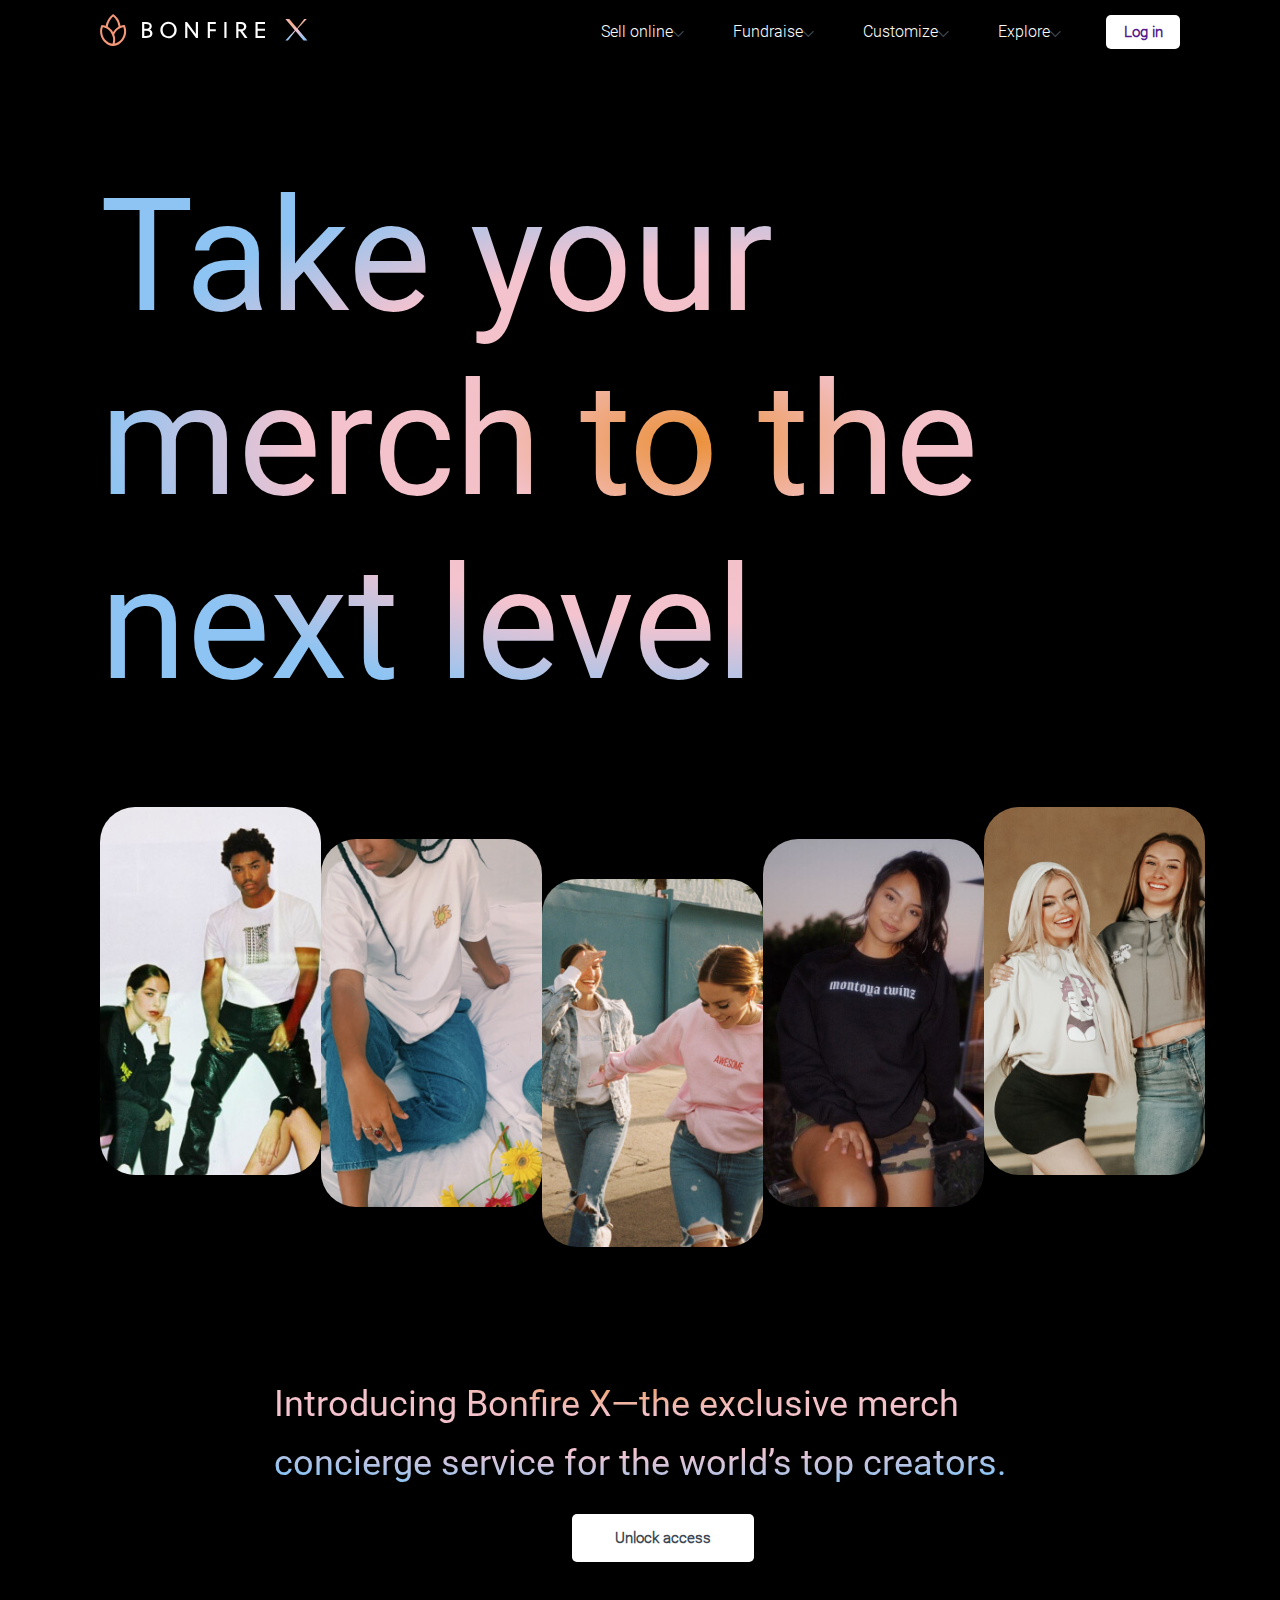
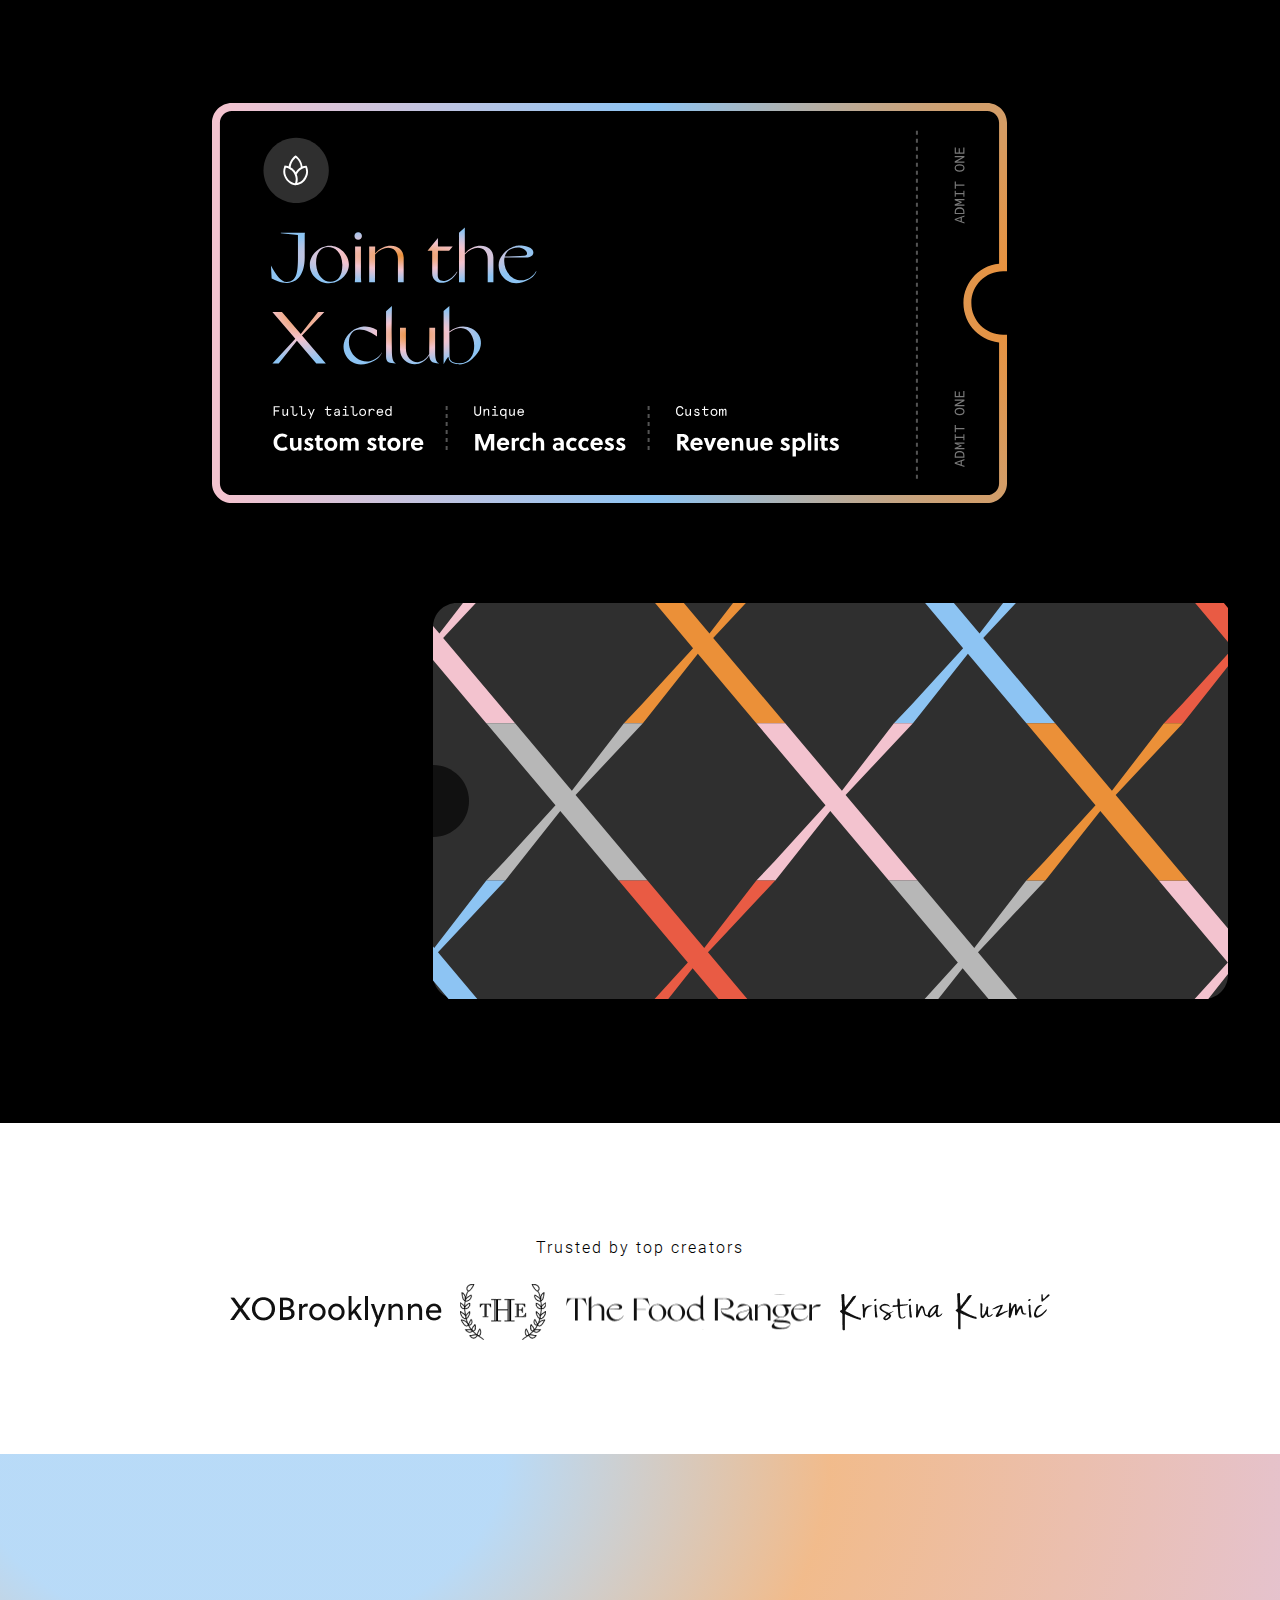
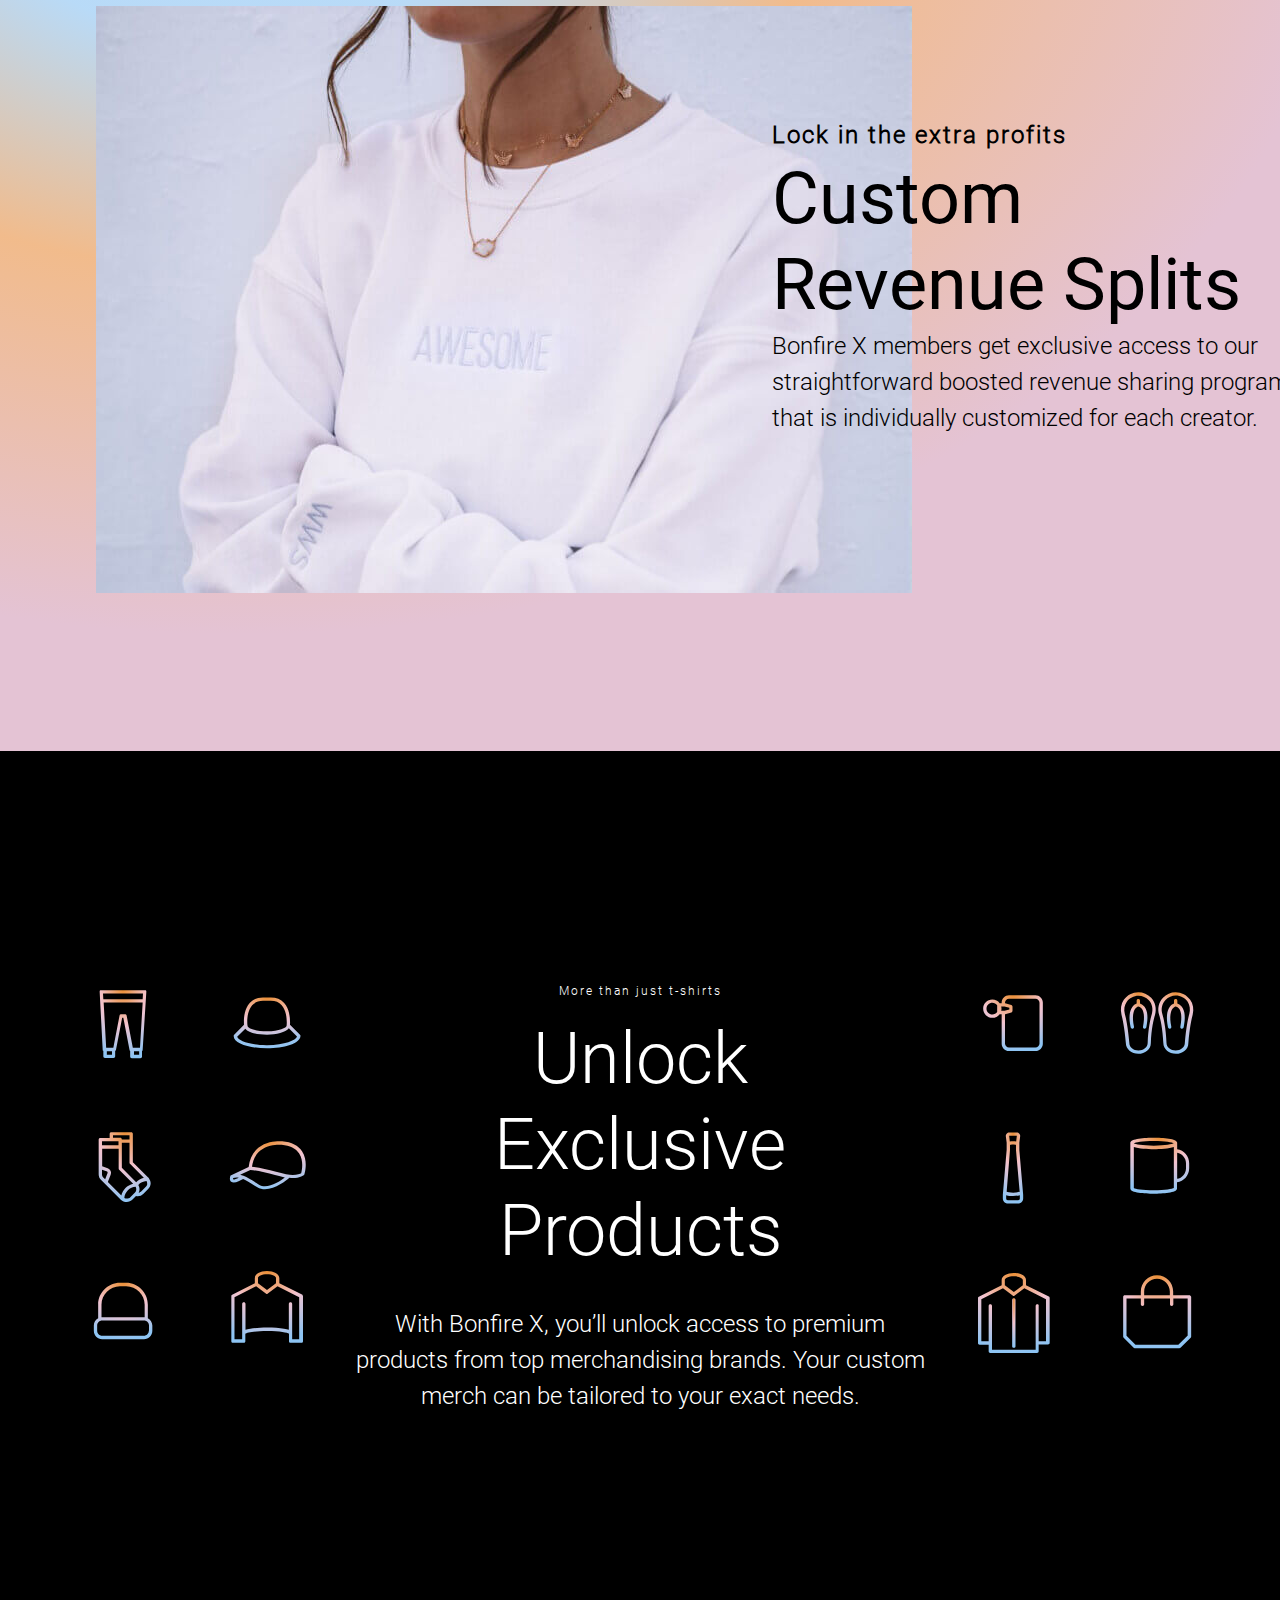
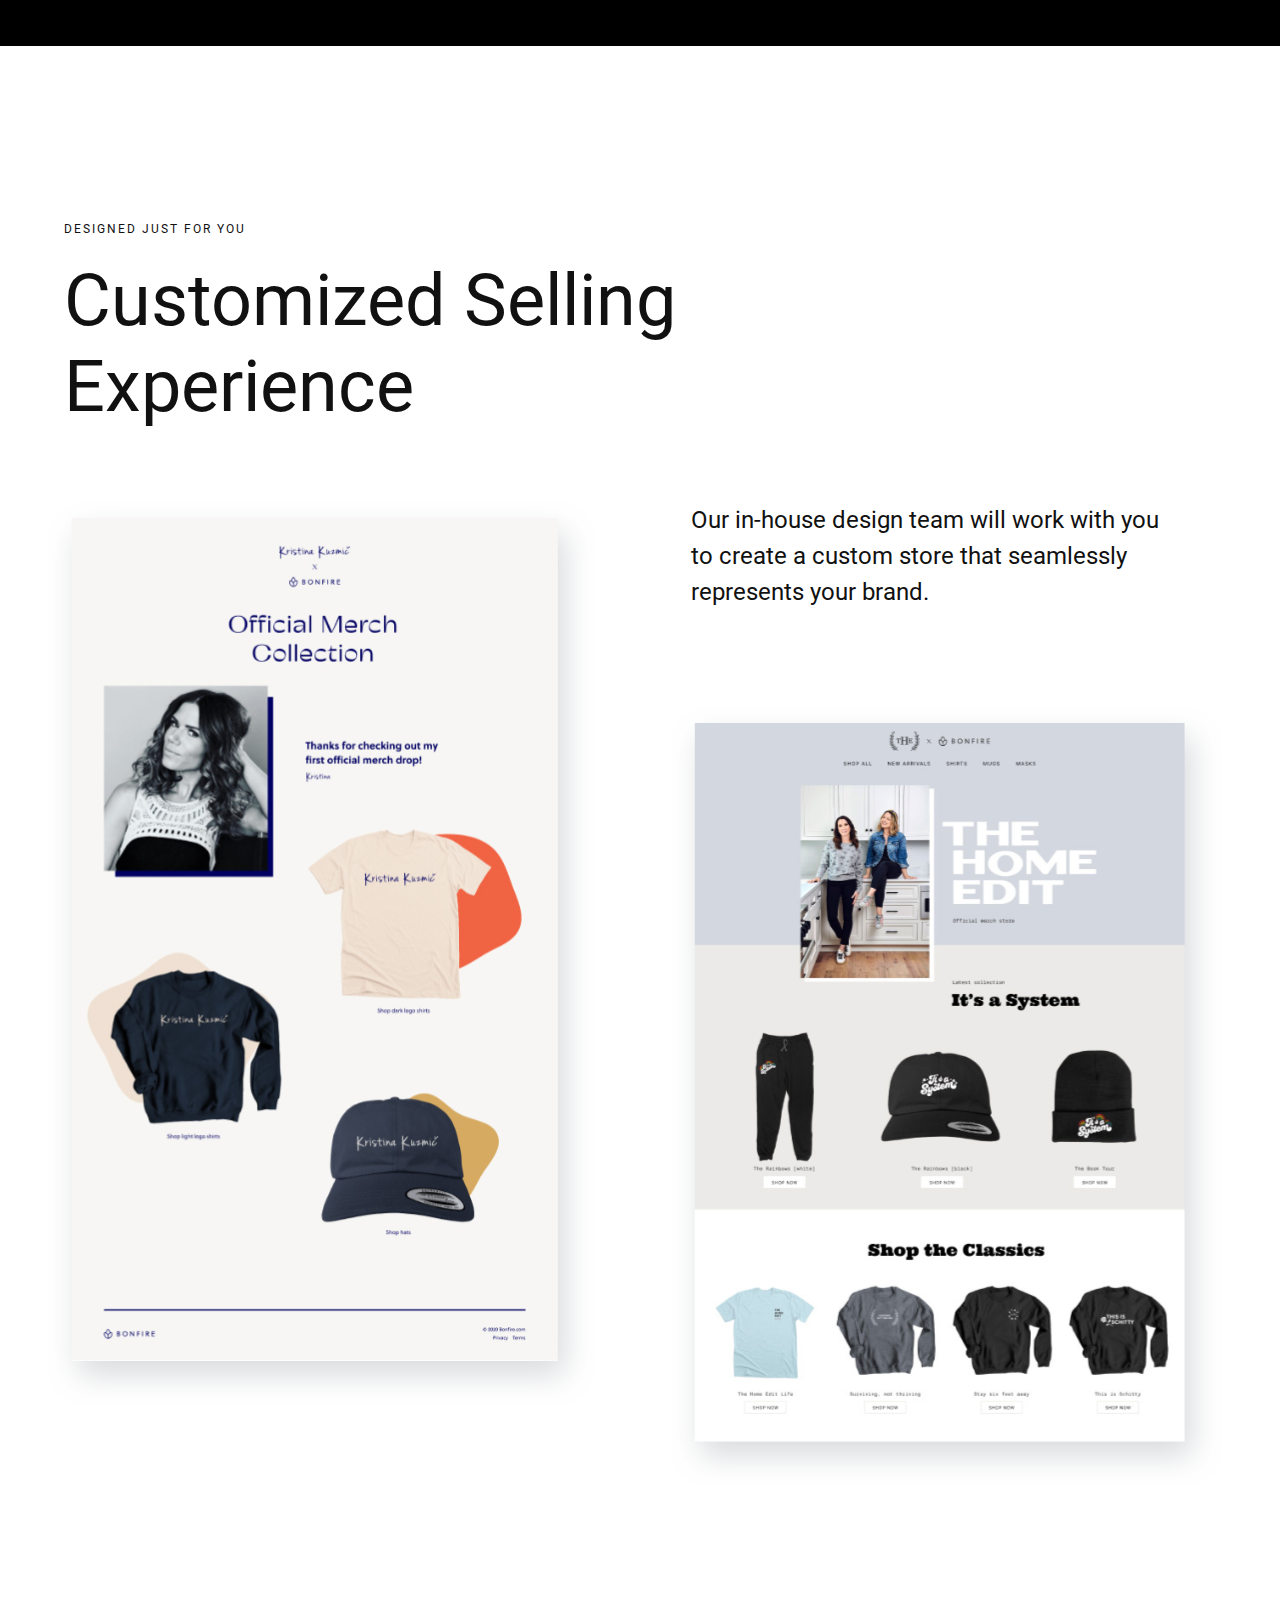
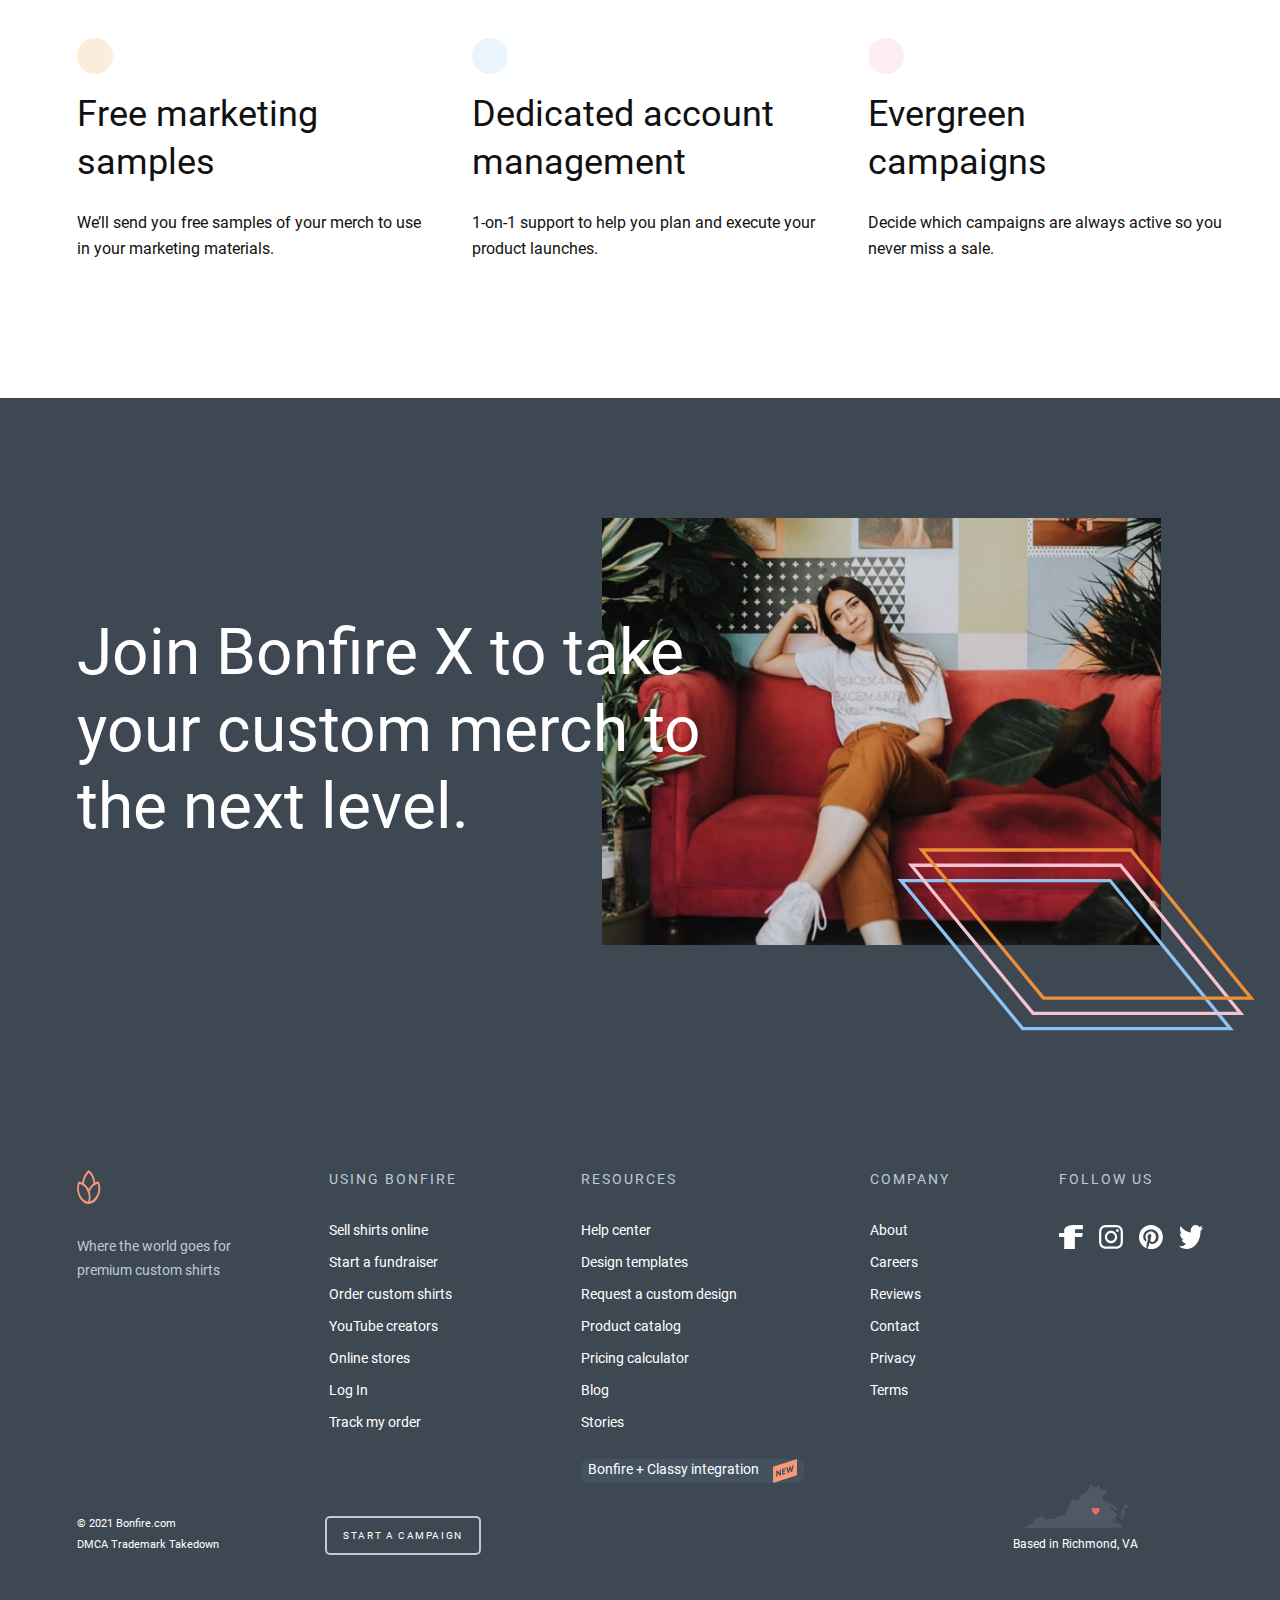
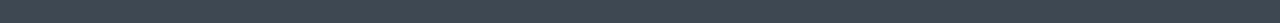
<file: 8/index.html>
<!DOCTYPE html>
<html lang="en">

<head>
    <meta charset="UTF-8">
    <meta http-equiv="X-UA-Compatible" content="IE=edge">
    <meta name="viewport" content="width=device-width, initial-scale=1.0">
    <title>Bonfire</title>
    <link rel="stylesheet" href="style.css">
</head>

<body>
    <div class="wrapper">
        <div class="header">
            <div class="logo">
                <div class="photo__flower">
                    <img src="images/Логотип.svg" alt="">
                </div>
            </div>
            <div class="menu">
                <ul class="menu__text">
                    <li><a href="">Sell online<img src="images/стрелка вниз.svg"></a>
                        <a href="">Fundraise<img src="images/стрелка вниз.svg"></a>
                        <a href="">Customize<img src="images/стрелка вниз.svg"></a>
                        <a href="">Explore<img src="images/стрелка вниз.svg"></a>
                    </li>
                </ul>
                <div class="user__button">
                    <a href="">Log in</a>
                </div>
            </div>
        </div>
        <div class="content">
            <div class="preview">
                <div class="preview__text">
                    <p>Take your<br>
                        merch to the<br>
                        next level
                    </p>
                </div>
                <div class="photo__series">
                    <img src="images/фото1.svg" alt="">
                    <div class="photo24">
                        <img src="images/фото2.svg" alt="">
                    </div>
                    <div class="photo3">
                        <img src="images/фото3.svg" alt="">
                    </div>
                    <div class="photo24">
                        <img src="images/фото4.svg" alt="">
                    </div>
                    <img src="images/фото5.svg" alt="">
                </div>
                <div class="presentation">
                    <p> Introducing Bonfire X—the exclusive merch<br>
                        concierge service for the world’s top creators.
                    </p>
                </div>
                <div class="presentation__button">
                    <a href>Unlock access</a>
                </div>
                <div class="frame">
                    <img class="frame1" src="images/рамочка1.svg" alt="">
                    <img class="frame2" src="images/рамочка2.svg" alt="">
                </div>
            </div>
            <div class="creators">
                <div class="creators__text">
                    <p>Trusted by top creators</p>
                </div>
                <div class="creators__logo">
                    <img src="images/создатель1.svg" alt="">
                    <img src="images/создатель2.svg" alt="">
                    <img src="images/создатель3.svg" alt="">
                    <img src="images/создатель 4.svg" alt="">
                </div>
            </div>
            <div class="custom">
                <div class="custom__content">
                    <div class="custom__photo">
                        <img src="images/кастом.svg" alt="">
                    </div>
                    <div class="custom__text">
                        <div class="custom__title">
                            <h1>Lock in the extra profits</h1>
                        </div>
                        <div class="splits">
                            <p>Custom<br>Revenue Splits</p>
                        </div>
                        <div class="splits__text">
                            <p>Bonfire X members get exclusive access to our straightforward boosted revenue sharing
                                program that is individually customized for each creator.</p>
                        </div>
                    </div>
                </div>
            </div>
            <div class="unlock">
                <div class="unlock__content">
                    <div class="picture1">
                        <img src="images/пикчи лево.svg" alt="">
                    </div>
                    <div class="unlock__text">
                        <div class="unlock__preface">
                            <p>More than just t-shirts</p>
                        </div>
                        <div class="unlock__title">
                            <p>Unlock <br>Exclusive Products</p>
                        </div>
                        <div class="unlock__basic">
                            <p>With Bonfire X, you’ll unlock access to premium products from top merchandising brands.
                                Your custom merch can be tailored to your exact needs.</p>
                        </div>
                    </div>
                    <div class="picture2">
                        <img src="images/Пикчи право.svg" alt="">
                    </div>
                </div>
            </div>
        </div>
        <div class="exp">
            <div class="left">
                <h5>Designed just for you</h5>
                <div class="custSell">Customized Selling<br>Experience</div>
                <img src="images/collection.svg">
            </div>
            <div class="right">
                <div class="rightText">
                    Our in-house design team will work with you<br> to create a custom store that seamlessly
                    <br>represents your brand.
                </div>
                <img src="images/the house.svg">
            </div>
        </div>
        <div class="smc">
            <div>
                <img src="images/yelowKrug.svg">
                <div class="smcH">Free marketing samples</div>
                <div class="smcText">We’ll send you free samples of your merch to use in your marketing materials.</div>
            </div>
            <div>
                <img src="images/blueKrug.svg">
                <div class="smcH">Dedicated account management</div>
                <div class="smcText">1-on-1 support to help you plan and execute your product launches.</div>
            </div>
            <div>
                <img src="images/pinkKrug.svg">
                <div class="smcH">Evergreen <br>campaigns</div>
                <div class="smcText">Decide which campaigns are always active so you never miss a sale.</div>
            </div>
        </div>
        <div class="join">
            <div class="niceImgWithBorder">
                <img src="images/sidit.svg">
                <img src="images/niceRamochki.svg">
            </div>
            <div class="joinText">
                Join Bonfire X to take your custom merch to the next level.
            </div>
        </div>
</body>
<footer>
    <div class="fstFooter">
        <div class="fstMenu">
            <img src="images/downLogo.svg">
            <div>Where the world goes for <br>premium custom shirts</div>
        </div>
        <div>
            <div class="hSecondMenu">
                Using bonfire
            </div>
            <div class="secondMenuElemetn">
                <a href="https://www.figma.com/file/IT1aNcYubCE26pWVzP3XeX/Bonfire-X?node-id=1%3A1141">Sell shirts
                    online</a>
            </div>
            <div class="secondMenuElemetn">
                <a href="https://www.figma.com/file/IT1aNcYubCE26pWVzP3XeX/Bonfire-X?node-id=1%3A1141">Start a
                    fundraiser</a>
            </div>
            <div class="secondMenuElemetn">
                <a href="https://www.figma.com/file/IT1aNcYubCE26pWVzP3XeX/Bonfire-X?node-id=1%3A1141">Order custom
                    shirts</a>
            </div>
            <div class="secondMenuElemetn">
                <a href="https://www.figma.com/file/IT1aNcYubCE26pWVzP3XeX/Bonfire-X?node-id=1%3A1141">YouTube
                    creators</a>
            </div>
            <div class="secondMenuElemetn">
                <a href="https://www.figma.com/file/IT1aNcYubCE26pWVzP3XeX/Bonfire-X?node-id=1%3A1141">Online stores</a>
            </div>
            <div class="secondMenuElemetn">
                <a href="https://www.figma.com/file/IT1aNcYubCE26pWVzP3XeX/Bonfire-X?node-id=1%3A1141">Log In</a>
            </div>
            <div class="secondMenuElemetn">
                <a href="https://www.figma.com/file/IT1aNcYubCE26pWVzP3XeX/Bonfire-X?node-id=1%3A1141">Track my
                    order</a>
            </div>
        </div>
        <div>
            <div class="hSecondMenu">
                Resources
            </div>
            <div class="secondMenuElemetn">
                <a href="https://www.figma.com/file/IT1aNcYubCE26pWVzP3XeX/Bonfire-X?node-id=1%3A1141">Help center</a>
            </div>
            <div class="secondMenuElemetn">
                <a href="https://www.figma.com/file/IT1aNcYubCE26pWVzP3XeX/Bonfire-X?node-id=1%3A1141">Design
                    templates</a>
            </div>
            <div class="secondMenuElemetn">
                <a href="https://www.figma.com/file/IT1aNcYubCE26pWVzP3XeX/Bonfire-X?node-id=1%3A1141">Request a custom
                    design</a>
            </div>
            <div class="secondMenuElemetn">
                <a href="https://www.figma.com/file/IT1aNcYubCE26pWVzP3XeX/Bonfire-X?node-id=1%3A1141">Product
                    catalog</a>
            </div>
            <div class="secondMenuElemetn">
                <a href="https://www.figma.com/file/IT1aNcYubCE26pWVzP3XeX/Bonfire-X?node-id=1%3A1141">Pricing
                    calculator</a>
            </div>
            <div class="secondMenuElemetn">
                <a href="https://www.figma.com/file/IT1aNcYubCE26pWVzP3XeX/Bonfire-X?node-id=1%3A1141">Blog</a>
            </div>
            <div class="secondMenuElemetn">
                <a href="https://www.figma.com/file/IT1aNcYubCE26pWVzP3XeX/Bonfire-X?node-id=1%3A1141">Stories</a>
            </div>
            <div class="integrations">
                Bonfire + Classy integration
                <img src="images/new.svg">
            </div>
        </div>
        <div>
            <div class="hSecondMenu">
                Company
            </div>
            <div class="secondMenuElemetn">
                <a href="https://www.figma.com/file/IT1aNcYubCE26pWVzP3XeX/Bonfire-X?node-id=1%3A1141">About</a>
            </div>
            <div class="secondMenuElemetn">
                <a href="https://www.figma.com/file/IT1aNcYubCE26pWVzP3XeX/Bonfire-X?node-id=1%3A1141">Careers</a>
            </div>
            <div class="secondMenuElemetn">
                <a href="https://www.figma.com/file/IT1aNcYubCE26pWVzP3XeX/Bonfire-X?node-id=1%3A1141">Reviews</a>
            </div>
            <div class="secondMenuElemetn">
                <a href="https://www.figma.com/file/IT1aNcYubCE26pWVzP3XeX/Bonfire-X?node-id=1%3A1141">Contact</a>
            </div>
            <div class="secondMenuElemetn">
                <a href="https://www.figma.com/file/IT1aNcYubCE26pWVzP3XeX/Bonfire-X?node-id=1%3A1141">Privacy</a>
            </div>
            <div class="secondMenuElemetn">
                <a href="https://www.figma.com/file/IT1aNcYubCE26pWVzP3XeX/Bonfire-X?node-id=1%3A1141">Terms</a>
            </div>
        </div>
        <div>
            <div class="hSecondMenu">
                Follow us
            </div>
            <div class="secondMenuPict">
                <a href="https://www.figma.com/file/IT1aNcYubCE26pWVzP3XeX/Bonfire-X?node-id=1%3A1141"><img
                        src="images/facebook.svg"></a>
                <a href="https://www.figma.com/file/IT1aNcYubCE26pWVzP3XeX/Bonfire-X?node-id=1%3A1141"><img
                        src="images/instagramm.svg"></a>
                <a href="https://www.figma.com/file/IT1aNcYubCE26pWVzP3XeX/Bonfire-X?node-id=1%3A1141"><img
                        src="images/neizvestno.svg"></a>
                <a href="https://www.figma.com/file/IT1aNcYubCE26pWVzP3XeX/Bonfire-X?node-id=1%3A1141"><img
                        src="images/twitter.svg"></a>
            </div>
        </div>
    </div>
    <div class="scndFooter">
        <div class="copyright">© 2021 Bonfire.com<br> DMCA Trademark Takedown</div>
        <button class="footerButton">Start a campaign</button>
        <div class="location">
            <img src="images/map.svg">
            <div>
                Based in Richmond, VA
            </div>
        </div>
    </div>
    </body>

</html>
</file>
<file: 8/style.css>
@font-face {
    font-family: "Roboto-Regular";
    src: url(fonts/Roboto-Regular.ttf);
    color: #000000;
}
@font-face {
    font-family: "Roboto";
    src: url(fonts/Roboto-Light.ttf);
    color: #000000;
}

* {
    margin: 0;
}
.wrapper {
    width: 100%;
}
.header {
    background-color: black;
    display: flex;
    justify-content: space-between;
    padding: 0 100px 0 100px;
    height: 64px;
}
.logo {
    display: flex;
    flex-direction: row;
    align-items: center;
}
.menu {
    display: flex;
    flex-direction: row;
    align-items: center;
}
.menu__text li {
    padding-left: 45px;
    list-style: none;
}
.menu__text li a {
    color: white;
    padding-left: 45px;
    font-size: 16px;
    font-family: "Roboto";
    line-height: 16px;
    text-decoration: none;
}
.user__button {
    margin-left: 45px;
    font-family: "Roboto";
    font-size: 15px;
    font-weight: bold;
    display: flex;
    color: rgba(61, 72, 83, 1);
    justify-content: space-evenly;
    align-items: center;
    background: white;
    width: 74px;
    height: 34px;
    border-radius: 5px;
    line-height: 11px;
}
.user__button a {
    text-decoration: none;
}
.preview {
    background-color: black;
    padding-top: 100px;
}
.preview__text {
    padding-left: 100px;
}
.preview__text > p {
    font-size: 157px;
    font-family: "Roboto-Regular";
    font-weight: 400px;
    background: radial-gradient(50% 50% at 50% 50%, #eb9038 0%, #f3c0c6 33.85%, #f3c3cf 66.67%, #8dc4f3 100%);
    -webkit-background-clip: text; /* Обрезаем фон по тексту */
    -webkit-text-fill-color: transparent; /* Прозрачный текст */
}
.photo__series {
    padding-top: 91px;
    padding-left: 100px;
    padding-right: 100px;
    display: flex;
    flex-direction: row;
    align-items: start;
    justify-content: space-between;
}
.photo__series img {
    border-radius: 35px;
}
.photo24 {
    padding-top: 32px;
}
.photo3 {
    padding-top: 72px;
}
.presentation {
    background: radial-gradient(50% 50% at 50% 50%, #eb9038 0%, #f3c0c6 33.85%, #f3c3cf 66.67%, #8dc4f3 100%);
    -webkit-background-clip: text;
    -webkit-text-fill-color: transparent;
    display: flex;
    justify-content: center;
    padding-top: 124px;
}
.presentation p {
    font-size: 36px;
    line-height: 59px;
    font-family: "Roboto-Regular";
}
.presentation__button {
    display: flex;
    justify-content: center;
    margin: 21px;
}
.presentation__button a {
    margin-left: 45px;
    font-family: "Roboto";
    font-size: 15px;
    font-weight: bold;
    display: flex;
    color: rgba(61, 72, 83, 1);
    justify-content: space-evenly;
    align-items: center;
    background: white;
    width: 182px;
    height: 48px;
    border-radius: 5px;
    line-height: 11px;
    text-decoration: none;
}
.frame1 {
    padding-top: 120px;
    padding-left: 212px;
}
.frame2 {
    padding-top: 96px;
    padding-left: 433px;
    padding-bottom: 120px;
}
.creators {
    background-color: white;
}
.creators__text {
    display: flex;
    justify-content: center;
}
.creators__text p {
    padding-top: 114px;
    font-family: "Roboto";
    font-size: 16px;
    font-style: normal;
    font-weight: 400;
    line-height: 22px;
    letter-spacing: 2px;
}
.creators__logo {
    padding-left: 230px;
    padding-right: 230px;
    padding-top: 25px;
    padding-bottom: 114px;
    display: flex;
    justify-content: space-between;
}
.custom {
    background: radial-gradient(
        100% 100% at 18.54% 0%,
        rgba(141, 196, 243, 0.62) 20.83%,
        rgba(234, 151, 78, 0.65) 46.35%,
        #e4c3d4 86.98%
    );
}
.custom__content {
    display: flex;
}
.custom__photo {
    padding: 152px 0 154px 96px;
}
.custom__text {
    position: absolute;
    padding-left: 772px;
    padding-top: 273px;
}
.custom__title {
    font-family: Roboto;
    font-size: 12px;
    font-style: normal;
    font-weight: 400;
    line-height: 17px;
    letter-spacing: 2px;
    text-align: left;
    padding-bottom: 12px;
}
.splits {
    font-family: "Roboto-Regular";
    font-size: 72px;
    font-style: normal;
    font-weight: 400;
    line-height: 86px;
    letter-spacing: 0em;
    text-align: left;
}
.splits__text {
    font-family: Roboto;
    font-size: 24px;
    font-style: normal;
    font-weight: 400;
    line-height: 36px;
    letter-spacing: 0em;
    text-align: left;
    width: 556px;
}
.unlock {
    background-color: black;
}
.unlock__content {
    display: flex;
    justify-content: space-between;
    padding: 232px 83px 232px 83px;
}
.unlock__text {
    color: white;
    width: 570px;
}
.unlock__preface {
    font-family: Roboto;
    font-size: 12px;
    font-style: normal;
    font-weight: 400;
    line-height: 17px;
    letter-spacing: 2px;
    text-align: center;
}
.unlock__title {
    font-family: Roboto;
    font-size: 72px;
    font-style: normal;
    font-weight: 400;
    line-height: 86px;
    letter-spacing: 0em;
    text-align: center;
    padding-top: 16px;
}
.unlock__basic {
    font-family: Roboto;
    font-size: 24px;
    font-style: normal;
    font-weight: 400;
    line-height: 36px;
    letter-spacing: 0em;
    text-align: center;
    padding-top: 32px;
}
.dress {
    justify-items: center;
    align-items: center;
    padding-bottom: 70px;
    display: grid;
    grid-template-columns: 1fr 1fr;
    grid-template-rows: 1fr 1fr 1fr;
}
h3 {
    font-style: normal;
    font-weight: normal;
    font-size: 12px;
    line-height: 17px;
    text-align: center;
    letter-spacing: 2px;
    text-transform: uppercase;
    color: #ffffff;
}
h4 {
    margin-top: 16px;
    font-style: normal;
    font-weight: normal;
    font-size: 72px;
    line-height: 86px;
    color: #ffffff;
    text-align: center;
}
.bonX {
    display: flex;
    flex-direction: column;
    align-items: center;
    font-style: normal;
    font-weight: normal;
    font-size: 24px;
    line-height: 36px;
    text-align: center;
    color: #bababa;
}
.tapock {
    position: relative;
}
.outTapock {
    position: absolute;
    left: 9px;
    top: 6px;
}
.warning {
    margin-top: 31px;
    width: 95%;
    text-align: center;
}
.exp {
    height: 1410px;
    background: white;
    display: grid;
    grid-template-columns: 1fr 1fr;
    font-family: "Roboto-Regular";
}
.left {
    padding-left: 10%;
}
.left > img {
    width: 95%;
    margin-top: 71px;
    position: relative;
    left: -16px;
}
h5 {
    margin-top: 175px;
    font-style: normal;
    font-weight: normal;
    font-size: 12px;
    line-height: 17px;
    letter-spacing: 2px;
    text-transform: uppercase;
    color: #111111;
}
.custSell {
    margin-top: 20px;
    width: max-content;
    font-style: normal;
    font-weight: normal;
    font-size: 72px;
    line-height: 86px;
    color: #111111;
}
.right {
    padding-right: 6%;
    padding-left: 8%;
}
.right > img {
    width: 100%;
    position: relative;
    left: -20px;
    font-family: "Roboto-Regular";
    margin-top: 96px;
}
.rightText {
    margin-top: 456px;
    font-style: normal;
    font-weight: normal;
    font-family: "Roboto-Regular";
    font-size: 24px;
    line-height: 36px;
    color: #111111;
}
.smc {
    padding-top: 182px;
    height: 360px;
    background: white;
    padding-left: 6%;
    font-family: "Roboto-Regular";
    padding-right: 4%;
    display: grid;
    grid-template-columns: 1fr 1fr 1fr;
    column-gap: 3%;
}
.smcH {
    margin-top: 12px;
    font-style: normal;
    font-weight: normal;
    font-size: 36px;
    font-family: "Roboto-Regular";
    line-height: 48px;
    color: #111111;
}
.smcText {
    margin-top: 24px;
    font-style: normal;
    font-weight: normal;
    font-family: "Roboto-Regular";
    font-size: 16px;
    line-height: 26px;
    color: #111111;
}
.join {
    padding-left: 6%;
    padding-top: 120px;
    background: #3d4853;
    font-family: "Roboto-Regular";
    height: 596px;
}
.joinText {
    position: relative;
    z-index: 10;
    float: left;
    margin-top: 96px;
    width: 55%;
    font-style: normal;
    font-weight: normal;
    font-size: 64px;
    line-height: 77px;
    font-family: "Roboto-Regular";
    color: #ffffff;
}
.niceImgWithBorder {
    left: 47%;
    position: absolute;
}
.niceImgWithBorder > img:nth-child(1) {
    position: relative;
    width: 90%;
}
.niceImgWithBorder > img:nth-child(2) {
    position: absolute;
    top: 330px;
    left: 295px;
    font-family: "Roboto-Regular";
}
footer {
    padding-top: 56px;
    height: 453px;
    background: #3d4853;
    padding-left: 6%;
    padding-right: 6%;
    font-family: "Roboto-Regular";
}
.fstFooter {
    display: grid;
    grid-template-columns: 2fr 2fr 2.3fr 1.5fr 0.1fr;
}
.fstMenu > div {
    width: max-content;
    margin-top: 26px;
    font-style: normal;
    font-weight: normal;
    font-family: "Roboto-Regular";
    font-size: 14px;
    line-height: 24px;
    color: #bdcad8;
}
.hSecondMenu {
    font-style: normal;
    font-weight: normal;
    font-size: 14px;
    line-height: 19px;
    letter-spacing: 2px;
    text-transform: uppercase;
    font-family: "Roboto-Regular";
    color: #bdcad8;
}
.secondMenuElemetn {
    text-decoration: none;
    margin-top: 18px;
    font-style: normal;
    font-weight: normal;
    font-size: 14px;
    line-height: 14px;
    color: #ffffff;
    font-family: "Roboto-Regular";
}
.secondMenuElemetn:nth-child(2) {
    margin-top: 34px;
}
.secondMenuElemetn > a {
    text-decoration: none;
    color: white;
    font-family: "Roboto-Regular";
}
.integrations {
    display: flex;
    justify-content: space-around;
    margin-top: 30px;
    width: 223px;
    background: #445260;
    border-radius: 8px;
    font-style: normal;
    font-weight: normal;
    font-size: 14px;
    line-height: 21px;
    font-family: "Roboto-Regular";
    color: #ffffff;
}
.secondMenuPict {
    margin-top: 36px;
    display: grid;
    grid-template-columns: 1fr 1fr 1fr 1fr;
    column-gap: 16px;
}
.scndFooter {
    display: grid;
    grid-template-columns: 274fr 687fr 282fr;
}
.copyright {
    margin-top: 30px;
    font-style: normal;
    font-weight: normal;
    font-size: 11px;
    line-height: 21px;
    font-family: "Roboto-Regular";
    color: #ffffff;
}
.footerButton {
    background: none;
    margin-top: 33px;
    width: 156px;
    border: 2px solid #bdcad8;
    box-sizing: border-box;
    border-radius: 5px;
    font-style: normal;
    font-weight: normal;
    font-size: 10px;
    line-height: 11px;
    letter-spacing: 1.6px;
    text-transform: uppercase;
    color: #ffffff;
    font-family: "Roboto-Regular";
}
.footerButton:hover {
    background: rgba(189, 202, 216, 1);
    color: rgb(255, 255, 255);
}
.location {
    display: flex;
    flex-direction: column;
    font-style: normal;
    font-weight: normal;
    font-size: 12px;
    line-height: 21px;
    color: #ffffff;
    align-items: center;
    font-family: "Roboto-Regular";
}
.location > img {
    height: 45px;
}
.location > div {
    margin-top: 6px;
}
</file>
